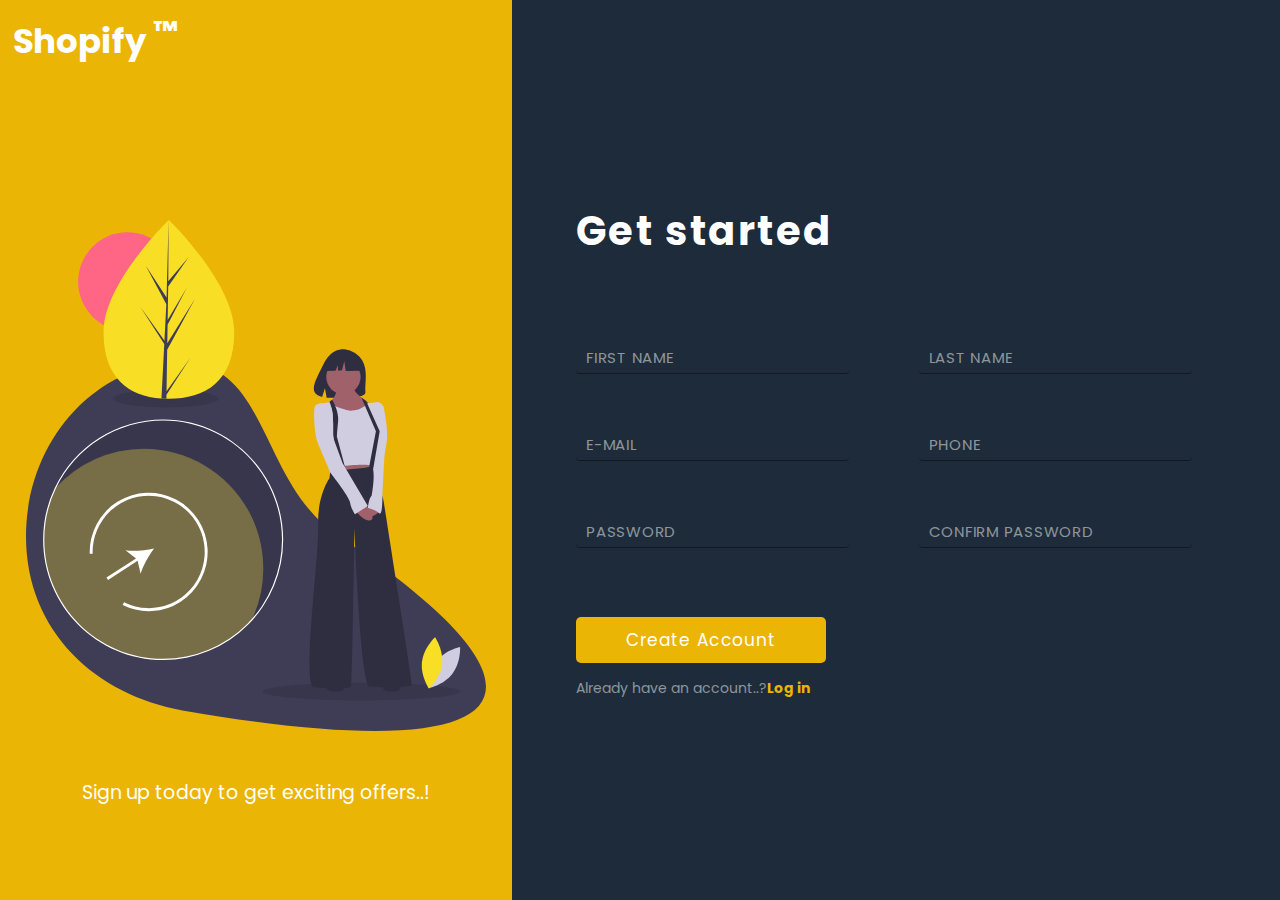
<file: Registration/index.html>
<!DOCTYPE html>
<html lang="en">
<head>
    <meta charset="UTF-8">
    <meta http-equiv="X-UA-Compatible" content="IE=edge">
    <meta name="viewport" content="width=device-width, initial-scale=1.0">
    <meta name="theme-color" content="#06aa5e">
    <meta name="msapplication-navbutton-color" content="#06aa5e">
    <meta name="apple-mobile-web-app-capable" content="yes">
    <meta name="apple-mobile-web-app-status-bar-style" content="black-translucent">
    <title>Sign up | Shopify ™</title>
    <link rel="shortcut icon" href="./assets/images/cart.gif" type="image/x-icon">
    <link href="https://fonts.googleapis.com/css2?family=Dancing+Script:wght@400;700&family=Josefin+Sans:wght@100;300&family=Ubuntu:wght@300&display=swap" rel="stylesheet">
    <link rel="stylesheet" href="./assets/css/styles.css">
    <script src="./assets/js/script.js" defer></script>
</head>
<body>
    <main class="card-container slideUp-animation">
        <div class="image-container">
            <h1 class="company">Shopify <sup>&trade;</sup></h1>
            <img src="./assets/images/register.svg" class="illustration" alt="">
            <p class="quote">Sign up today to get exciting offers..!</p>
            <a href="#btm" class="mobile-btm-nav">
                <img src="./assets/images/dbl-arrow.png" alt="">
            </a>
        </div>
        <form action="" method="">
            <div class="form-container slideRight-animation">
    
                <h1 class="form-header">
                    Get started
                </h1>
    
                <div class="input-container">
                    <label for="f-name"></label>
                    <input type="text" name="f-name" id="f-name" required>
                    <span>
                        First name
                    </span>
                    <div class="error"></div>
                </div>
    
                <div class="input-container">
                    <label for="l-name"></label>
                    <input type="text" name="l-name" id="l-name" required>
                    <span>
                        Last name
                    </span>
                    <div class="error"></div>
                </div>
    
                <div class="input-container">
                    <label for="mail">
                    </label>
                    <input type="email" name="mail" id="mail" required>
                    <span>
                        E-mail
                    </span>
                    <div class="error"></div>
                </div>
    
                <div class="input-container">
                    <label for="phone">
                    </label>
                    <input type="tel" name="phone" id="phone" required>
                    <span>Phone</span>
                    <div class="error"></div>
                </div>
    
                <div class="input-container">
                    <label for="user-password"></label>
                    <input type="password" name="user-password" id="user-password" class="user-password" required>
                    <span>Password</span>
                    <div class="error"></div>
                </div>

                <div class="input-container">
                    <label for="user-password-confirm"></label>
                    <input type="password" name="user-password-confirm" id="user-password-confirm" class="password-confirmation" required>
                    <span>
                        Confirm Password
                    </span>
                    <div class="error"></div>
                </div>

                <div id="btm">
                    <button type="submit" class="submit-btn">Create Account</button>
                    <p class="btm-text">
                       
                            Already have an account..?<strong><a href="login.html" class="btm-text-highlighted">Log in</a></strong>
                        </p>
                    </p>
                </div>
            </div>
        </form>
    </main>
    <section class="outro-overlay disabled slideUp-animation">
        <h1 class="company"><a href="login.html"> Shopify <sup>&trade;</sup></a></h1>
        <h1 class="outro-greeting">Thank's for signing up..!</h1>
        <img src="./assets/images/shape.svg" alt="" class="shape">
        <img src="./assets/images/signedUp.svg" alt="" id="signedUp-illustration" class="slideRight-animation">
        <div class="author-link">
            &copy;&nbsp;
            <a href="https://www.linkedin.com/in/prathamesh-wadgaonkar-8b3189238/">Prathamesh</a> 
        </div>
    </section>
</body>
</html>
</file>
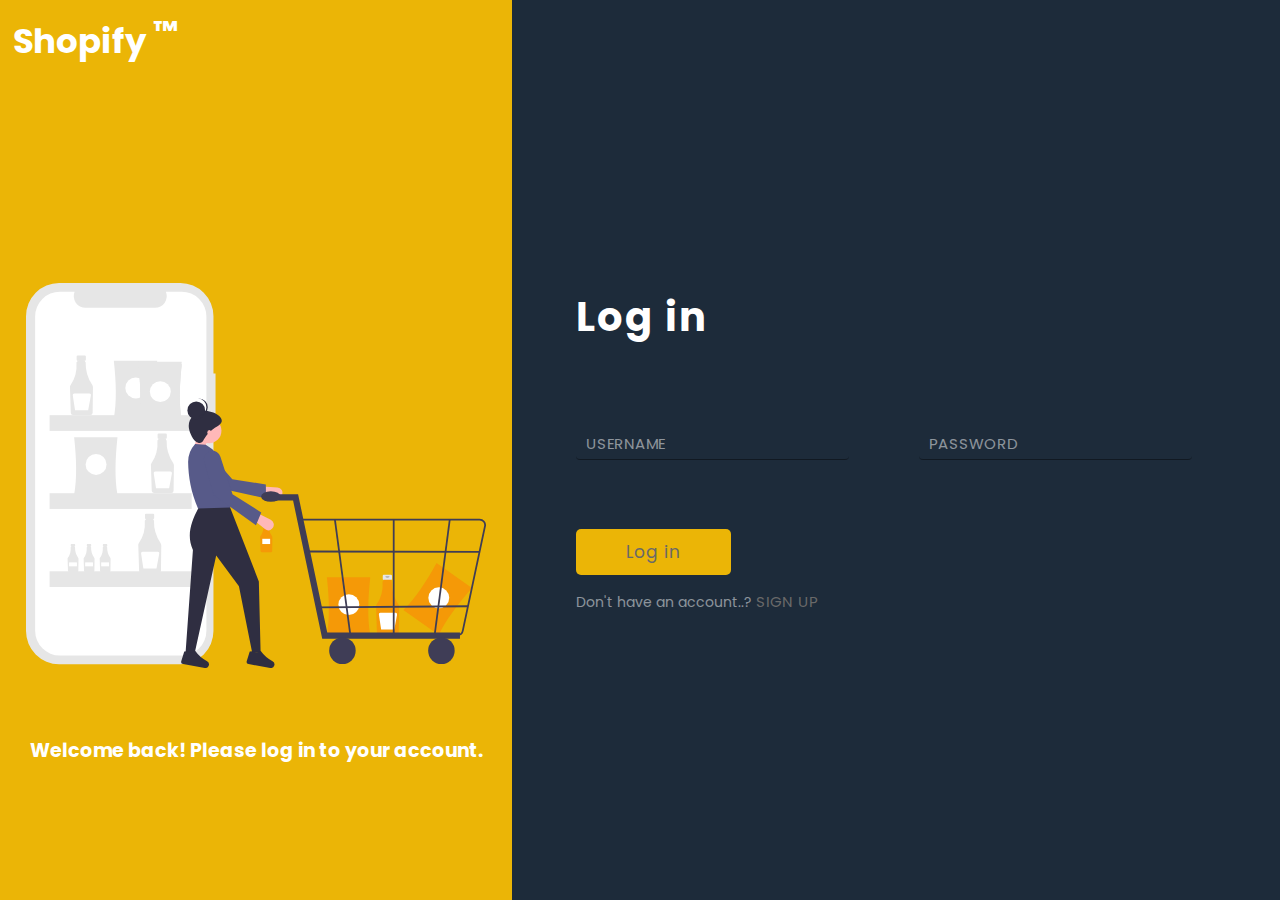
<file: Registration/login.html>
<!DOCTYPE html>
<html lang="en">
<head>
    <meta charset="UTF-8">
    <meta http-equiv="X-UA-Compatible" content="IE=edge">
    <meta name="viewport" content="width=device-width, initial-scale=1.0">
    <title>Login | Shopify ™</title>
    <link rel="shortcut icon" href="./assets/images/cart.gif" type="image/x-icon">
    <link rel="stylesheet" href="./assets/css/styles.css">
    <script src="./assets/js/script.js" defer></script>
</head>
<body>
    <main class="card-container slideUp-animation">
        <div class="image-container">
            <h1 class="company"> Shopify <sup>&trade;</sup></h1>
            <img src="./assets/images/shopping.svg" class="illustration" alt="Login Illustration">
            <p class="quote"><strong>Welcome back! Please log in to your account.</strong></p>
            <a href="#btm" class="mobile-btm-nav">
                <img src="./assets/images/dbl-arrow.png" alt="Mobile Bottom Navigation Arrow">
            </a>
        </div>
        <form action="#" method="post" id="loginForm">
            <div class="form-container slideRight-animation">
    
                <h1 class="form-header" >
                  Log in
                </h1>
    
                <div class="input-container">
                    <label for="username"></label>
                    <input type="text" name="username" id="username" required>
                    <span>
                        Username
                    </span>
                    <div class="error"></div>
                </div>
    
                <div class="input-container">
                    <label for="user-password"></label>
                    <input type="password" name="user-password" id="user-password" class="user-password" required>
                    <span>Password</span>
                    <div class="error"></div>
                </div>

                <div id="btm">
                    <button type="submit" class="submit-btn"><a href="Thank.html" >Log in</a></button>
                    <p class="btm-text">
                        Don't have an account..? <span class="btm-text-highlighted"><a href="index.html">Sign up</a></span>
                    </p>
                </div>
            </div>
        </form>
    </main>
</body>
</html>
</file>
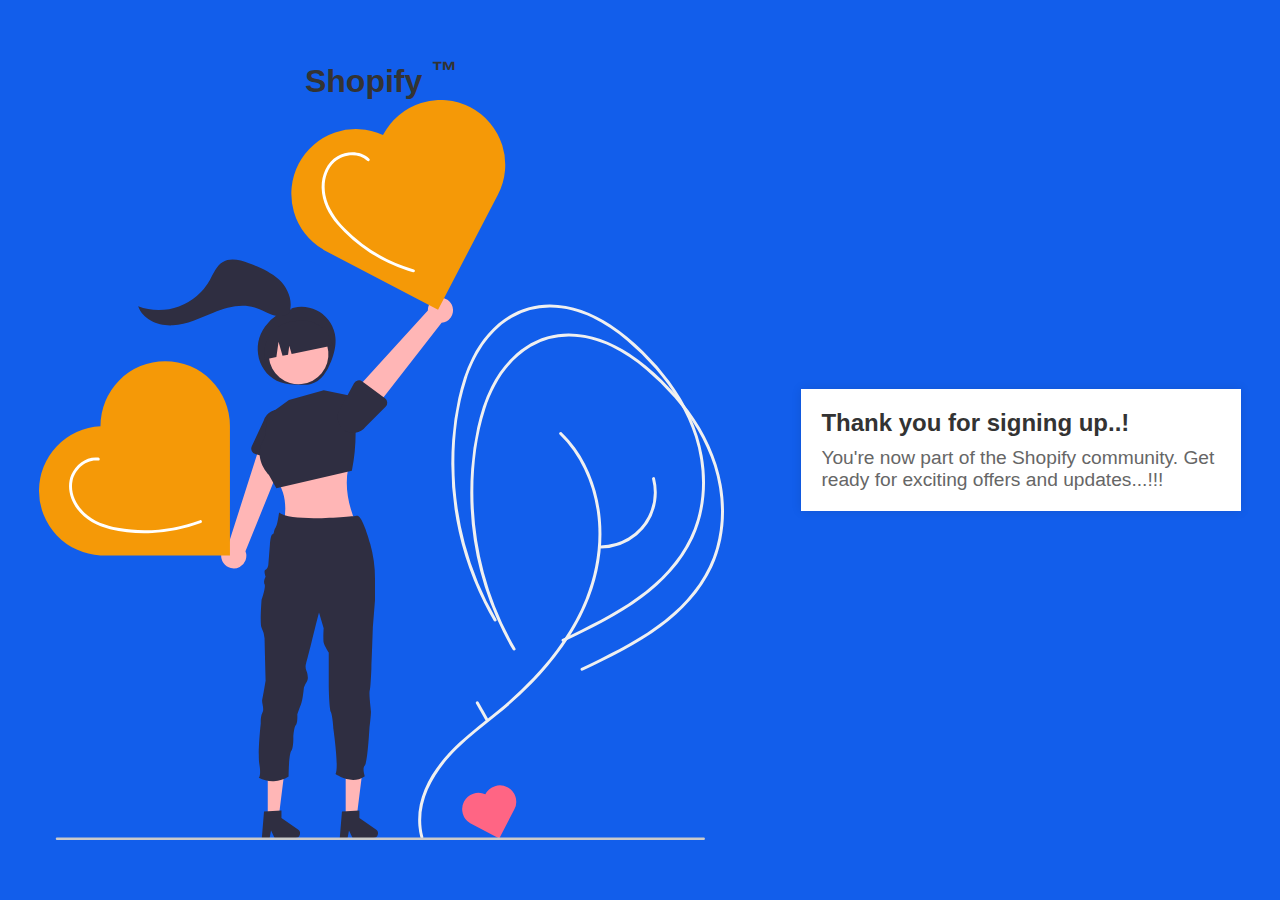
<file: Registration/Thank.html>
<!DOCTYPE html>
<html lang="en">
<head>
    <meta charset="UTF-8">
    <meta http-equiv="X-UA-Compatible" content="IE=edge">
    <meta name="viewport" content="width=device-width, initial-scale=1.0">
    <title>ThankYou | Shopify ™</title>
    <link rel="shortcut icon" href="./assets/images/cart.gif" type="image/x-icon">

    <link rel="stylesheet" href="./assets/css/style.css">
    <script src="./assets/js/script.js" defer></script>
</head>
<body>
    <main class="card-container slideUp-animation">
        <div class="image-container">
            <h1 class="company">Shopify <sup>&trade;</sup></h1>
            <img src="./assets/images/thank.svg" class="illustration" alt="Login Illustration">
            <a href="#btm" class="mobile-btm-nav">
                <img src="./assets/images/dbl-arrow.png" alt="Mobile Bottom Navigation Arrow">
            </a>
        </div>
        <div class="form-container slideRight-animation">
            <h1 class="thankyou-greeting">Thank you for signing up..!</h1>
            <p class="thankyou-message">You're now part of the Shopify community. Get ready for exciting offers and updates...!!!</p>


        </div>
            
    </main>
</body>
</html>
</file>
<file: Registration/assets/css/styles.css>
@import url('https://fonts.googleapis.com/css2?family=Poppins:wght@400&display=swap');

/*
  VARIABLES DECLARATION ON ROOT
*/
:root {
    --green: rgb(163, 33, 250);
    --red: rgb(252, 86, 108);
    --dusky-green: rgb(235, 181, 6);
    --opac-white: rgba(255, 255, 255, .8);
    --form-txt:  rgba(255, 255, 255, .5);
    --darky: #1d2b3a;
    --light-grey: rgb(105, 105, 105);
}


/*
    COMMON STYLING
*/
* {
    margin: 0;
    padding: 0;
    scroll-behavior: smooth;
    font-family: 'Poppins', system-ui, -apple-system, BlinkMacSystemFont, 'Segoe UI', Roboto, Oxygen, Ubuntu, Cantarell, 'Open Sans', 'Helvetica Neue', sans-serif;
}
body {
    overflow: hidden;
    background-color: var(--dusky-green);
}


/* 
    MAIN(SIGN-UP CARD) SECTION
*/
.card-container {
    display: grid;
    grid-template-columns: calc(100% - 60%) auto;
    height: 100vh;
    width: 100%;
    overflow: hidden;
    background-color: var(--darky);
}


/*
    FORM SECTION
*/
.form-container {
    width: 50vw;
    display: grid;
    grid-template-columns: 1fr 1fr;
    gap: 45px;
    padding: 50px;
    color: var(--form-txt);
}
.form-header {
    grid-column: 1 / -1;
    letter-spacing: .06em;
    margin-bottom: 30px;
    font-size: 40px;
    color: white;
}
input {
    display: block;
    border-radius: 4px;
    border: 0;
    border-bottom: 1px solid rgb(0,0,0,.4);
    padding: 6px 6px 6px 10px;
    margin-top: 5px;
    background-color: rgba(255, 255, 255, 0);
    transition: all .5s ease-in;
    color: var(--opac-white);
} 
input::placeholder{
    content: none;
}
span {
    letter-spacing: .05em;
    text-transform: uppercase;
    font-size: 15px;
    transition: all .4s;
}
[type="submit"]{
    border: 0;
    background-color: var(--dusky-green);
    color: white;
    padding: 10px 50px;
    letter-spacing: .05em;
    border-radius: 5px;
    margin-top: 20px;
    font-size: 17px;
    outline: none;
}
form {
    width: auto;
    display: grid;
    place-items: center;
}
.btm-text {
    margin-top: 15px;
    font-size: 14px;
}
.btm-text-highlighted {
    color: var(--dusky-green);
}
.input-container {
    position: relative;
}
span:not(.btm-text-highlighted) {
    position: absolute;
    left: 0;
    top: 0;
    padding: 10px;
    pointer-events: none;
}


/*
    INPUT FIELD EFFECTS SECTION
*/
input:focus ~ span,
input:valid ~ span{
    font-size: 10px;
    transform: translateX(4px) translateY(-7px);
    font-size: 0.80em;
    padding: 0 6px;
    color: var(--cyny-green);
    background-color: var(--dusky-green);
    color: white;
    border-radius: 2px;
}
input:focus,
input:focus-visible {
    border: 1px solid  var(--green);
    box-shadow: 0 0 5px rgb(0,0,0,.3);
    outline: none;
}
input:valid {
    border: 1px solid var(--green);  
}


/* 
    ERROR PROMPTER SECTION
*/
.error {
    color: rgb(255, 51, 51);
    font-family: sans-serif;
    font-weight: 500;
    text-transform: none;
    overflow: hidden;
    margin-top: 4px;
}


/*
    IMAGE ILLUSTRATION SECTION
*/
.image-container{
    display: grid;
    place-items: center;
    background-color: var(--dusky-green);
    color: white;
}
.image-container > img {
    width: calc(90%);
}
.company, 
.image-container > .quote {
        width: 100%;
        height: 100%;
        text-align: center;
        font-size: 19px;
}
.company {
    font-size: 34px;
    text-align: left;
    height: 70px;
    align-self: flex-start;
    padding: 2% 0 0 5%;
}
.outro-overlay > .company{
    position: absolute;
    top: 0;
}
.mobile-btm-nav {
    display: none;
}


/*
    FORM NAVIGATION (FOR-MOBILE)
*/
.mobile-btm-nav {
    text-decoration: none;
    display: none;
}
.mobile-btm-nav > img {
    transform: scale(.3) rotateZ(180deg);
}


/*
    FLOATING ANIMATION FOR BOTTOM-NAV (FOR-MOBILE-VERSION)
*/
@keyframes float {
	0% {
		transform: translatey(0px);
	}
	50% {
		transform: translatey(-10px);
	}
	100% {
		transform: translatey(0px);
	}
}

/* .card-container {
    display: none;
} */


/* 
    GREETING SECTION (SHOWS AFTER SIGNING UP)
*/
.outro-overlay {
    display: flex;
    background-color: var(--dusky-green);
    height: 100vh;
    width: 100%;
    z-index: 0;
    overflow: hidden;
    align-items: center;
    justify-content: space-evenly;
    color: white;
    position: relative;
}
.outro-overlay > #signedUp-illustration {
    height: 90%;
    z-index: 2;
}
.outro-overlay > .shape {
    position: absolute;
    top: 0;
    left: 0;
    z-index: 1;
    animation: 1.3s 1 forwards cubic-bezier(.36,-0.01,.5,1.38) slideRight;
    width: 150%;
}
.outro-overlay > .outro-greeting {
    z-index: 3;
    font-weight: 700;
    letter-spacing: .02em;
    word-spacing: .1em;
}
.disabled {
    display: none ;
}


/*
  SVG ANIMATION
*/
.slideUp-animation {
    animation: 1.3s 1 forwards cubic-bezier(.36,-0.01,.5,1.38) slideUp;animation-delay: 0s;
} 
.slideRight-animation {
    animation: 1.3s 1 forwards cubic-bezier(.36,-0.01,.5,1.38) slideRight;animation-delay: 0s;
}                             
@keyframes slideUp {  
    0% { opacity: 0; transform: translateY(30px); }
    100% { opacity: 1; transform: inherit;  }    
}                    
@keyframes slideRight {              
    0% { opacity: 0; transform: translateX(30px); }                
    100% { opacity: 1; transform: translateX(0);   }
}


/*
    AUTHOR LINK
*/
.author-link{
    position: fixed;
    bottom: 0;
    padding-bottom: 10px;
    z-index: 5;
}
.author-link,
a {
    text-decoration: none;
    color: var(--light-grey);
    transition: .3s ease-out;
}
.author-link > a:hover {
    color: var(--darky);
}



/*
    MEDIA QUERY SECTION
*/
@media only screen and (max-width: 540px) {
   
    /* 
        For mobile phones: 
    */
    body {
        width: 100%;
        overflow: visible;
    }
    .image-container > [class] {
        transform: scale(1);
    }
    .quote {
        margin-top: -50px;
    }
    .card-container {
        grid-template-rows: 100vh minmax(100vh, auto);
        grid-template-columns: none;
        overflow: hidden;
        height: auto;
    }
    .image-container {
        width: 100%;
        position: relative;
    }
    .image-container > img {
        width: calc(110%);
    }
    .error {
        font-size: 13px;
    }
    .form-container {
        display: grid;
        place-items: center ;
        grid-template-columns: none;
        grid-template-rows: none;
        gap: 20px;
        width: 100%;
        gap: 45px;
        padding: 0;
        color: rgba(255, 255, 255, .5);
    }
    .mobile-btm-nav {
        display: block;
        position: absolute;
        bottom: 0;
        display: block;
        animation: float 1s cubic-bezier(0.59, 0.575, 0.565, 1) infinite;
    }
    form {
        padding: 50px;
        display: flex;
        align-items: center;
    }
    .outro-overlay {
        flex-direction: column;
        justify-content: center;
        gap: 30px;
    }
    .outro-overlay > #signedUp-illustration {
        height: auto;
        z-index: 2; 
    }
    .outro-overlay > .shape {
        display: none;
    }
    .outro-overlay > .outro-greeting {
        font-size: 20px;
        order: 1;
    }
}
.outro-overlay {
    text-align: center;
    color: white;
}

.center-content {
    display: flex;
    flex-direction: column;
    align-items: center;
    justify-content: center;
}

.thankyou-greeting{
    color: white;
    display: flex;
    flex-direction: row;

    align-items: center;
    justify-content: center;

}
.thankyou-message {
    color: white;
    display: flex;
    flex-direction: column;
    align-items: center;
    align-self: flex-end;
    justify-content: center;
}

.form-header {
    color: white;
}
</file>
<file: Registration/assets/css/style.css>
/* Reset some default styles for better consistency */
body, h1, p, img {
    margin: 0;
    padding: 0;
}

/* Set some basic styling for the body */
body {
    font-family: 'Arial', sans-serif;
    background-color: #125eeb;
    color: #333;
}

/* Style the main container */
.card-container {
    display: flex;
    justify-content: space-around;
    align-items: center;
    height: 100vh;
}

/* Style the image container */
.image-container {
    text-align: center;
}

.company {
    font-size: 2em;
    color: #333;
}

.illustration {
    max-width: 100%;
    height: auto;
}

/* Style the form container */
.form-container {
    max-width: 400px;
    padding: 20px;
    background-color: #fff;
    box-shadow: 0 0 10px rgba(0, 0, 0, 0.1);
}

.thankyou-greeting {
    font-size: 1.5em;
    margin-bottom: 10px;
}

.thankyou-message {
    font-size: 1.2em;
    color: #666;
}

/* Animation classes */
.slideUp-animation {
    animation: slideUp 1s ease-in-out;
}

.slideRight-animation {
    animation: slideRight 1s ease-in-out;
}

@keyframes slideUp {
    from {
        transform: translateY(50px);
        opacity: 0;
    }
    to {
        transform: translateY(0);
        opacity: 1;
    }
}

@keyframes slideRight {
    from {
        transform: translateX(50px);
        opacity: 0;
    }
    to {
        transform: translateX(0);
        opacity: 1;
    }
}

/* Mobile bottom navigation arrow */
.mobile-btm-nav {
    display: none; /* Hide by default */
}

/* Media query for mobile responsiveness */
@media only screen and (max-width: 600px) {
    .card-container {
        flex-direction: column;
    }

    .mobile-btm-nav {
        display: block;
        margin-top: 20px;
    }
}
</file>
